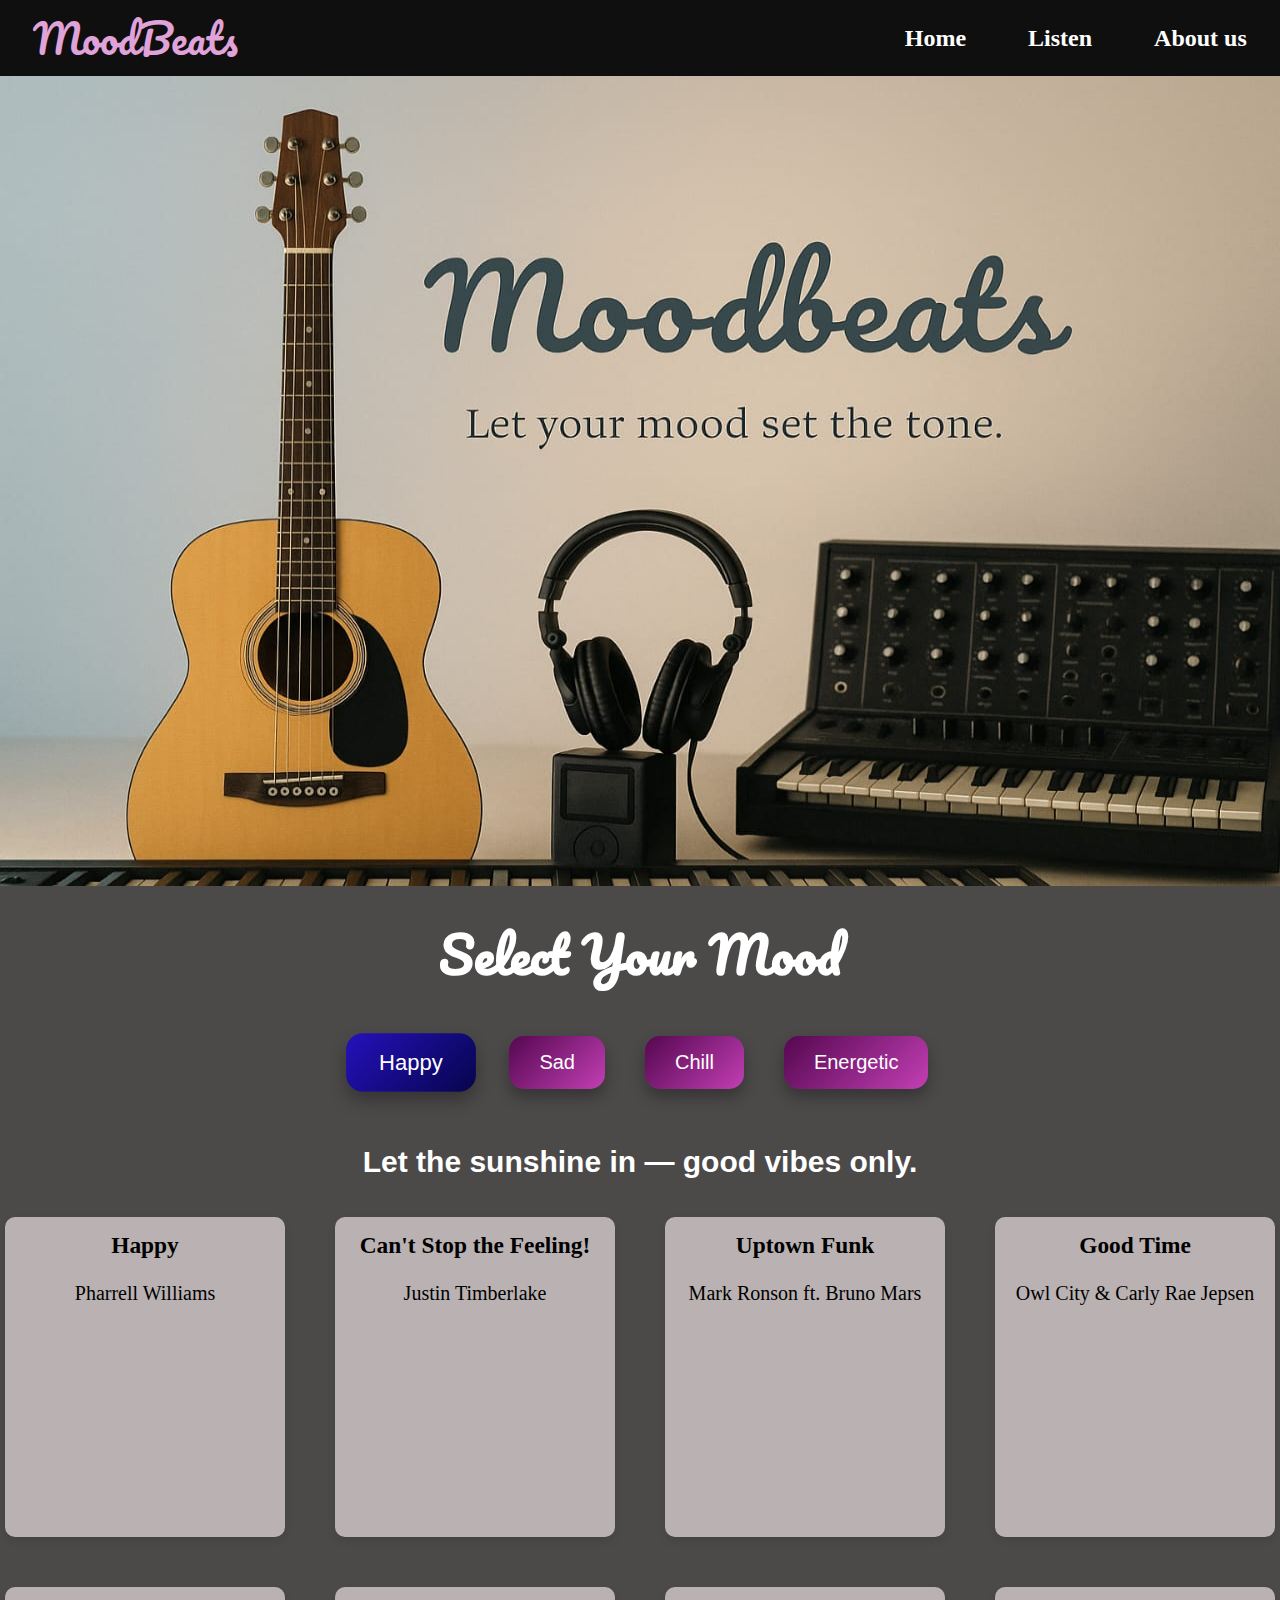
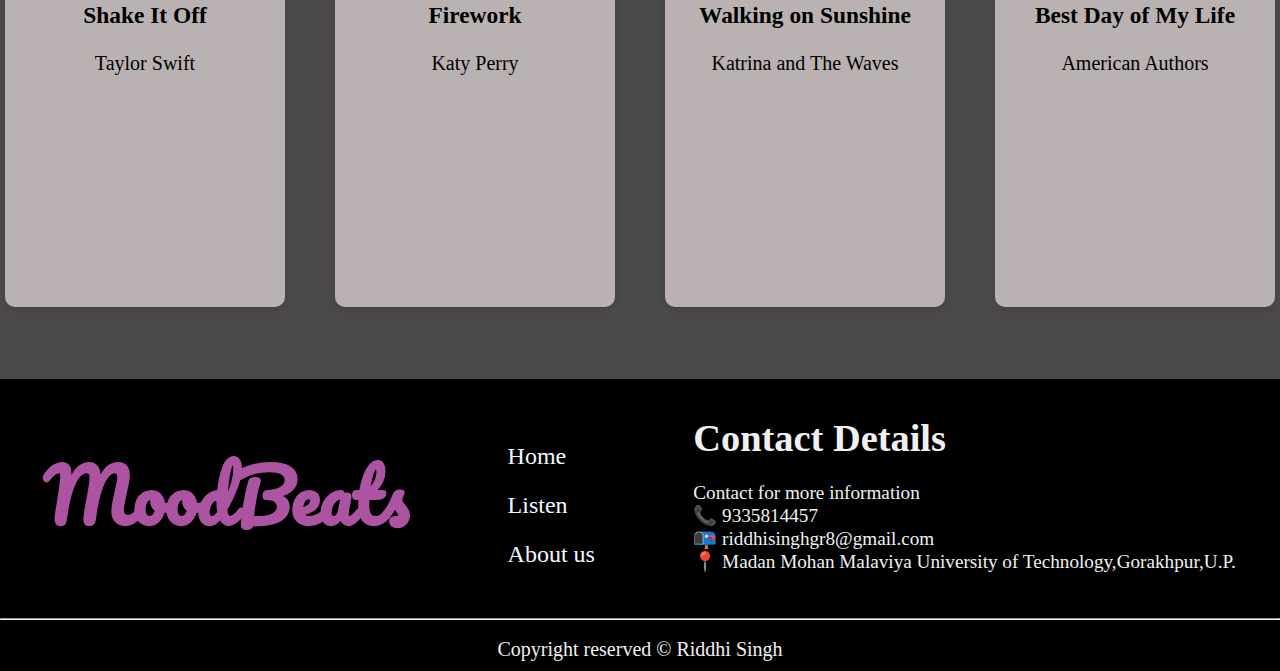
<file: index.html>
<!DOCTYPE html>
<html lang="en">
<head>
    <meta charset="UTF-8">
    <meta name="viewport" content="width=device-width, initial-scale=1.0">
    <title>Mood Music Recommendation</title>
    <link rel="stylesheet" href="style.css"/>
    <link href="https://fonts.googleapis.com/css2?family=Pacifico&display=swap" rel="stylesheet">
</head>
<body>
    <nav>
    <div class="nav-container">
      <a href="#" class="logo">MoodBeats</a>
      <ul class="nav-links">
        <li><a href="#home">Home</a></li>
        <li><a href="#song">Listen</a></li>
        <li><a href="#about">About us</a></li>
      </ul>
    </div>
  </nav>
  <div class="home-container" id="home">
    
     <img src="cover.jpg" id="cover">
</div>  
<div class="mood-container" id="song">
    <h1 id="head"> Select Your Mood</h1><br>
    <div class="mood-buttons">
        <button onclick="showTracks('happy',this)" class="moodbtn">Happy</button>
        <button onclick="showTracks('sad',this)" class="moodbtn">Sad</button>
        <button onclick="showTracks('chill',this)" class="moodbtn">Chill</button>
        <button onclick="showTracks('energetic',this)" class="moodbtn">Energetic</button>
      </div>
      <br><br>
      <h3 id="vibe-quote"></h3><br>
      <div id="tracks" class="track-list"></div><br><br><br><br>

</div>
<footer>
    <div class="about-container" id="about">
        <div>
            <h1 class="logo1">
                MoodBeats
            </h1></div>
            <div>
         
            <ul class="link"><br><br>
                <li><a href="#home">Home</a></li><br>
                <li><a href="#song">Listen</a></li><br>
                <li><a href="#about">About us</a></li><br>
              </ul>
        </div>
        <div >
            <h1>Contact Details</h1><br>
            <p>Contact for more information</p>
            <p> &#128222 9335814457</p>
            <p> &#128237 riddhisinghgr8@gmail.com</p>
            <p> &#128205 Madan Mohan Malaviya University of Technology,Gorakhpur,U.P.</p>
            
       
        
    </div></div><br>
    <hr>
    <br>
<p style="text-align: center; font-size:20px;">Copyright reserved &#169 Riddhi Singh</p>
</footer>
<script src="script.js"></script>
</body>
</html>
</file>
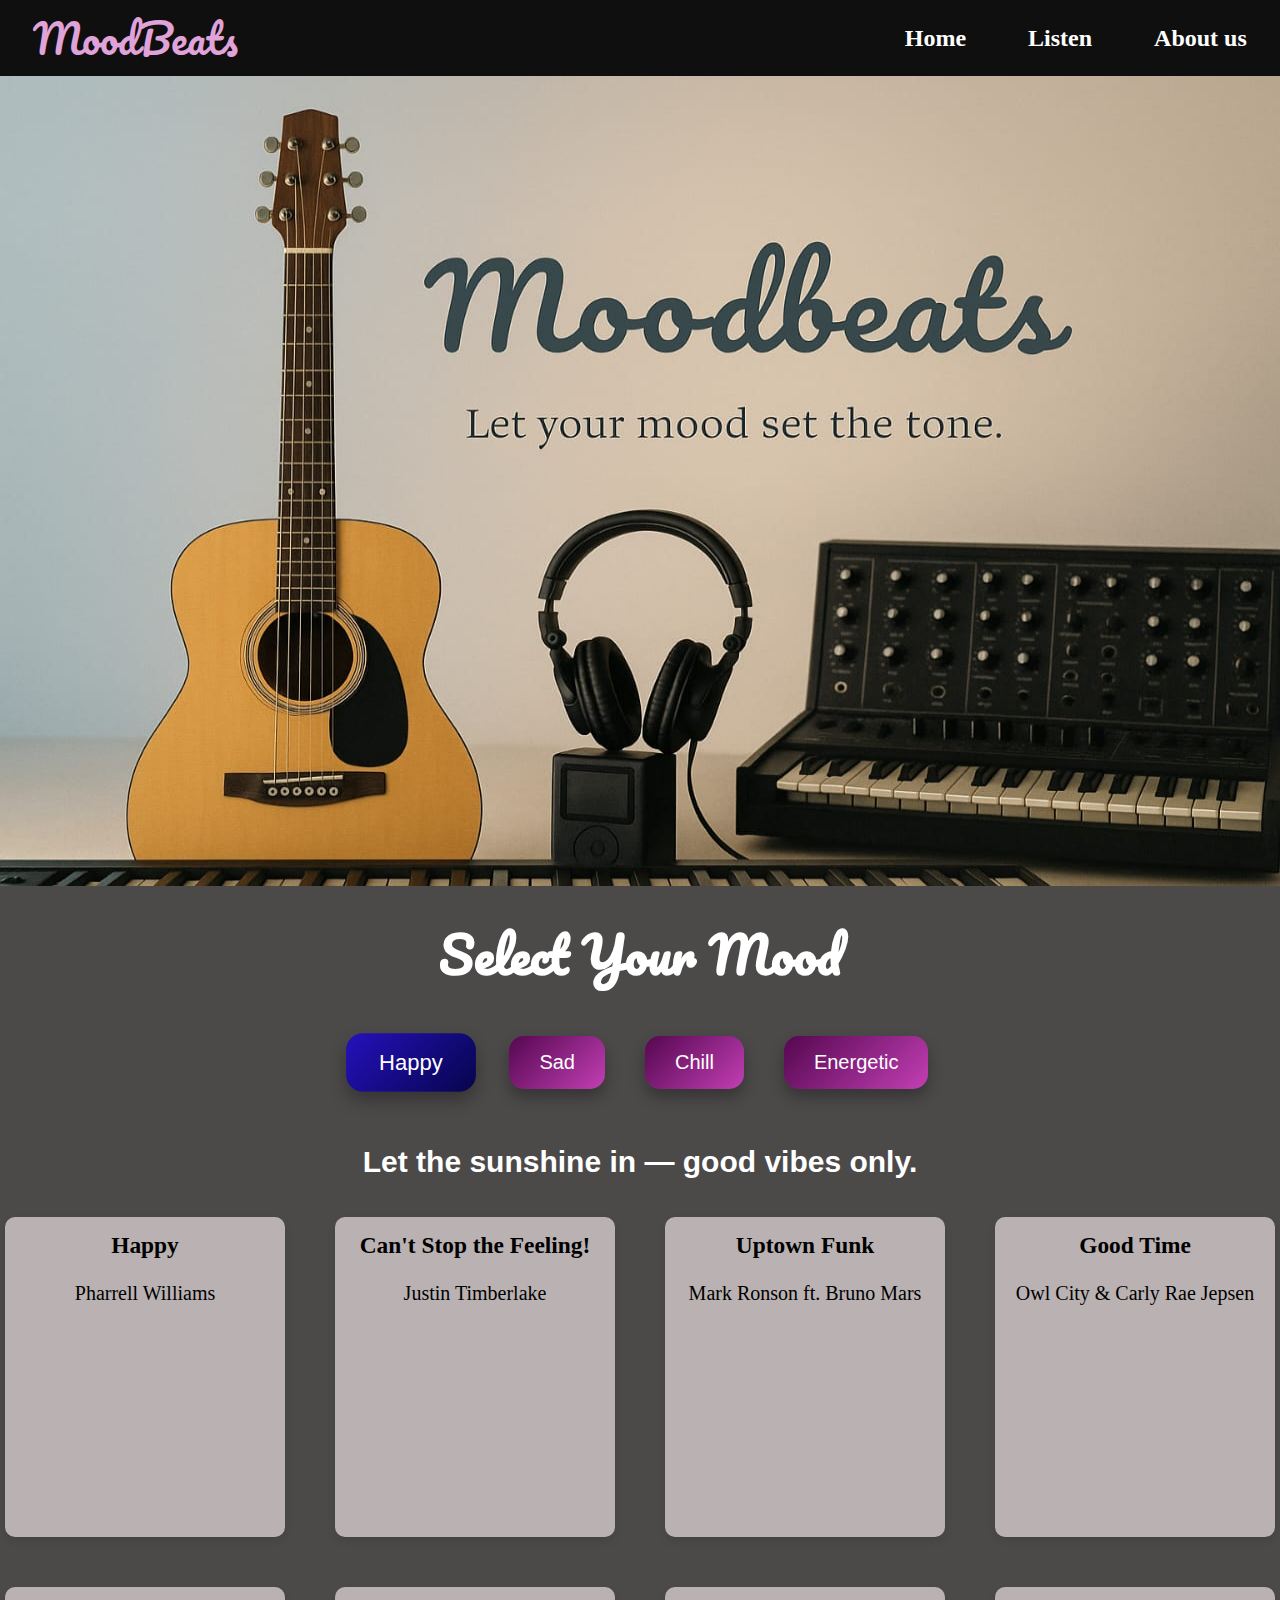
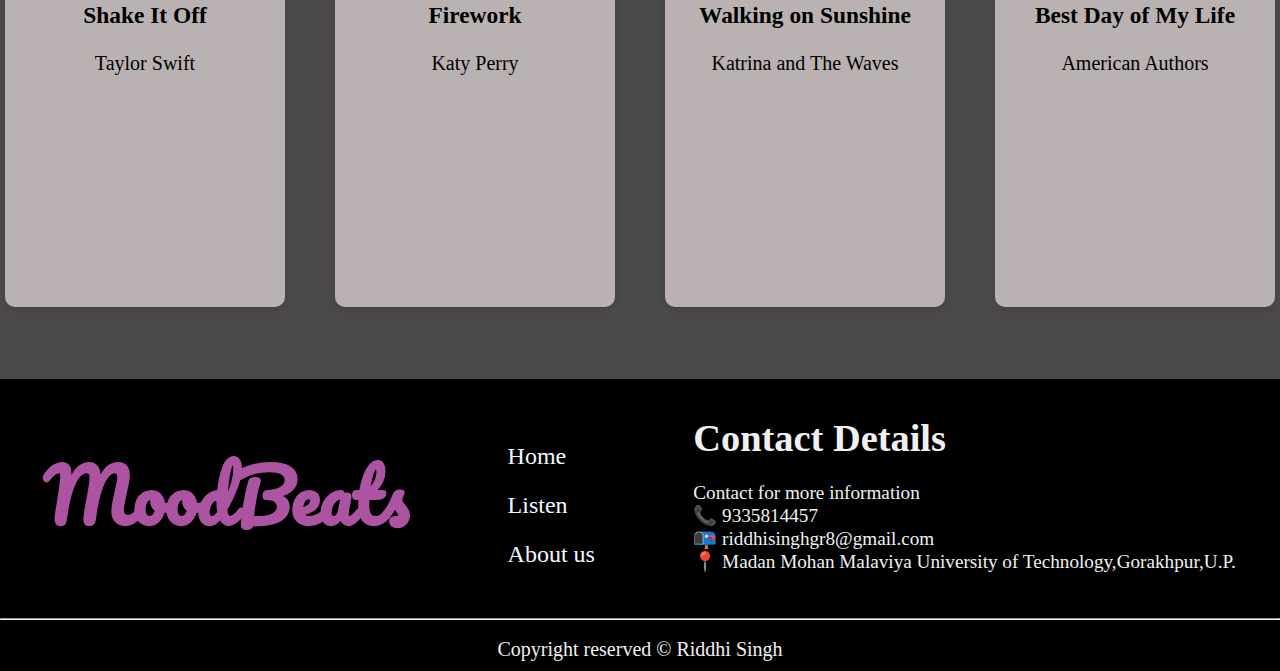
<file: main.html>
<!DOCTYPE html>
<html lang="en">
<head>
    <meta charset="UTF-8">
    <meta name="viewport" content="width=device-width, initial-scale=1.0">
    <title>Mood Music Recommendation</title>
    <link rel="stylesheet" href="style.css"/>
    <link href="https://fonts.googleapis.com/css2?family=Pacifico&display=swap" rel="stylesheet">
</head>
<body>
    <nav>
    <div class="nav-container">
      <a href="#" class="logo">MoodBeats</a>
      <ul class="nav-links">
        <li><a href="#home">Home</a></li>
        <li><a href="#song">Listen</a></li>
        <li><a href="#about">About us</a></li>
      </ul>
    </div>
  </nav>
  <div class="home-container" id="home">
    
     <img src="cover.jpg" id="cover">
</div>  
<div class="mood-container" id="song">
    <h1 id="head"> Select Your Mood</h1><br>
    <div class="mood-buttons">
        <button onclick="showTracks('happy',this)" class="moodbtn">Happy</button>
        <button onclick="showTracks('sad',this)" class="moodbtn">Sad</button>
        <button onclick="showTracks('chill',this)" class="moodbtn">Chill</button>
        <button onclick="showTracks('energetic',this)" class="moodbtn">Energetic</button>
      </div>
      <br><br>
      <h3 id="vibe-quote"></h3><br>
      <div id="tracks" class="track-list"></div><br><br><br><br>

</div>
<footer>
    <div class="about-container" id="about">
        <div>
            <h1 class="logo1">
                MoodBeats
            </h1></div>
            <div>
         
            <ul class="link"><br><br>
                <li><a href="#home">Home</a></li><br>
                <li><a href="#song">Listen</a></li><br>
                <li><a href="#about">About us</a></li><br>
              </ul>
        </div>
        <div >
            <h1>Contact Details</h1><br>
            <p>Contact for more information</p>
            <p> &#128222 9335814457</p>
            <p> &#128237 riddhisinghgr8@gmail.com</p>
            <p> &#128205 Madan Mohan Malaviya University of Technology,Gorakhpur,U.P.</p>
            
       
        
    </div></div><br>
    <hr>
    <br>
<p style="text-align: center; font-size:20px;">Copyright reserved &#169 Riddhi Singh</p>
</footer>
<script src="index.js"></script>
</body>
</html>
</file>
<file: style.css>
*{
    margin:0px;
    padding:0px;
}
nav {
    background-color: #0f0f0f;
    color: white;
    padding: 0.2rem;
    position: sticky;
    top: 0;
    z-index: 100;
  }
  
  .nav-container {
    display: flex;
    justify-content: space-between;
    align-items: center;
  }
  
  .nav-links {
    list-style: none;
    display: flex;
    margin: 0;
    padding: 0;
  }
  
  .nav-links li {
    margin-left: 2rem;
    padding-right: 30px;
  }
  
  .nav-links a {
    color: white;
    text-decoration: none;
    font-size: 1.5rem;
    font-weight: bold;
    transition: color 0.3s;
  }
  .nav-links a:hover{
    color: rgb(224, 163, 217);
  }
  .logo{
    color: rgb(224, 163, 217);
    margin-left: 30px;
    text-decoration: none;
    font-size: 2.5rem;
    font-family:'Pacifico', cursive;

  }
 
  
  #cover{
    width:100%;
    height:90vh;
    
  }
  

  
  .title {
    font-size: 50px;
    color: #ffffff;
    margin-bottom: 20px;
    font-weight: bold;
  }
  
  .quote {
    font-size: 24px;
    color: #f0f0f0;
    margin-bottom: 40px;
    font-style: italic;
  }
  
  .start {
    padding: 15px 30px;
    font-size: 20px;
    background-color: gray;
    border: none;
    border-radius: 20px;
    color: white;
    cursor: pointer;
    transition: 0.4s ease;
   
  }
  .mood-container{
    margin-top: 20px;
    display: flex;
    flex-direction: column;
    align-items: center;
   
  }
  .mood-buttons{
    display: flex;
  gap: 40px; 
  justify-content: center; 
  margin: 20px 0;
    
  }
  .moodbtn{
    gap:30px;
    padding: 15px 30px;
  font-size: 20px;
  background: linear-gradient(135deg, #550750, #c23fb4);
  border: none;
  border-radius: 15px;
  color: white;
  cursor: pointer;
  transition: 0.4s ease;
  box-shadow: 0 8px 15px rgba(0,0,0,0.3);
}
 .moodbtn.active{
     background:linear-gradient(135deg, #2511bc, #06054c);;
     color:#ffffff;
     transform: scale(1.1);
 }
 
  body{
    background-color: #4c4949;
  }
  .track-list {
    display: flex;
    flex-wrap: wrap;
    gap: 50px;
    margin-top: 20px;
    align-items: center;
    justify-content: center;
  }
  
  .track-card {
    text-align: center;
    font-size: 20px;
    background-color: rgb(186, 178, 178);
    border-radius: 10px;
    padding: 15px;
    padding-bottom: 5px;
    height: 300px;
    box-shadow: 0 4px 8px rgba(0, 0, 0, 0.1);
    width: 250px;
  }
  
  #head{
    color:#ffffff;
    font-family: 'Pacifico',cursive;
    font-size: 50px;
  }
  #vibe-quote{
    color:#ffffff;
    font-family:'Segoe UI', Tahoma, Geneva, Verdana, sans-serif;
    font-size: 30px;
  }
  footer{
    background-color: black;
    color:#f0f0f0;
    
    padding-bottom: 10px;
  }
  .about-container{
    padding-top: 10px;
    display: flex;
    flex-direction: row;
    justify-content: space-around;
    align-items: center;
    font-size :1.2rem;
  }
  .logo1{
    color: rgb(172, 84, 161);
    text-decoration: none;
    font-size: 4.5rem;
    font-family:'Pacifico', cursive;

  }
 
 .link{
    list-style: none;
    padding: 10px;
   
 }
 .link li a{
    
    text-decoration: none;
    color:aliceblue;
    font-size:1.5rem;
 }
 .link :hover{
  color:rgb(172, 84, 161);
 }
</file>
